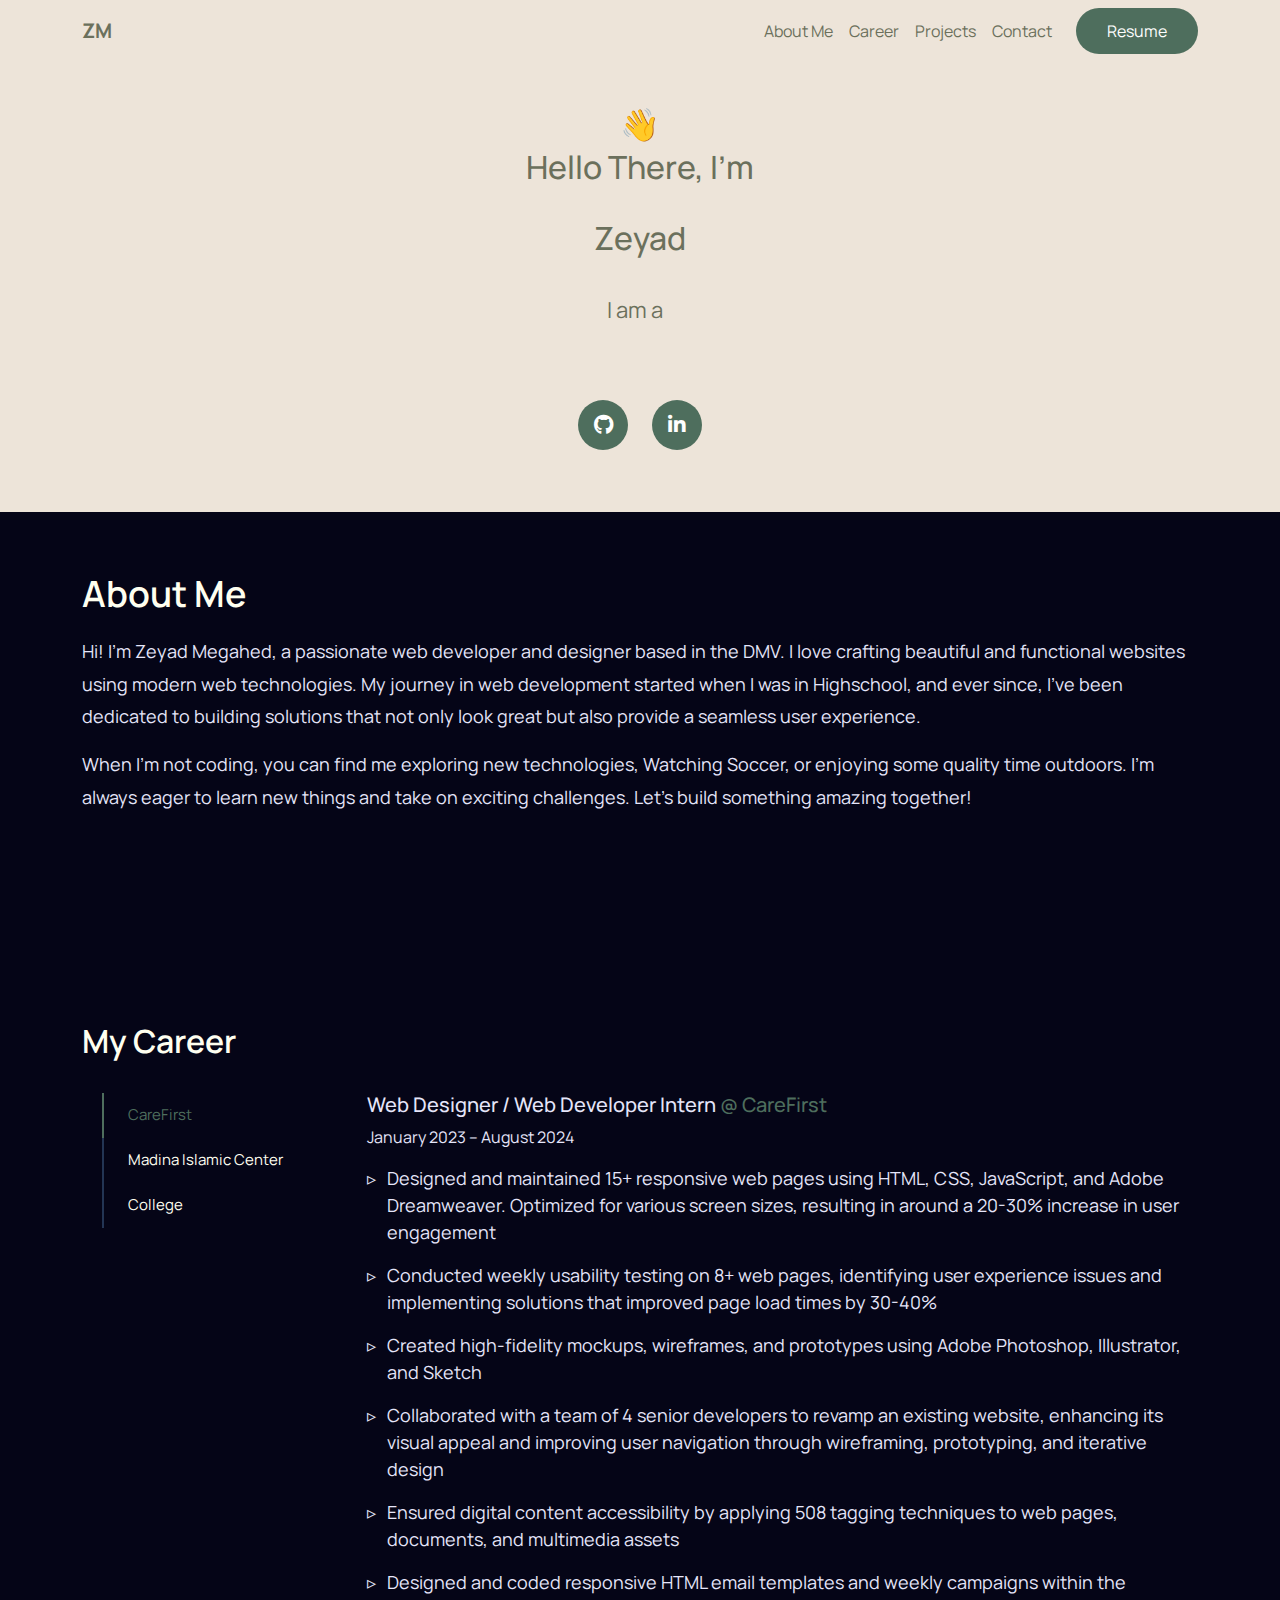
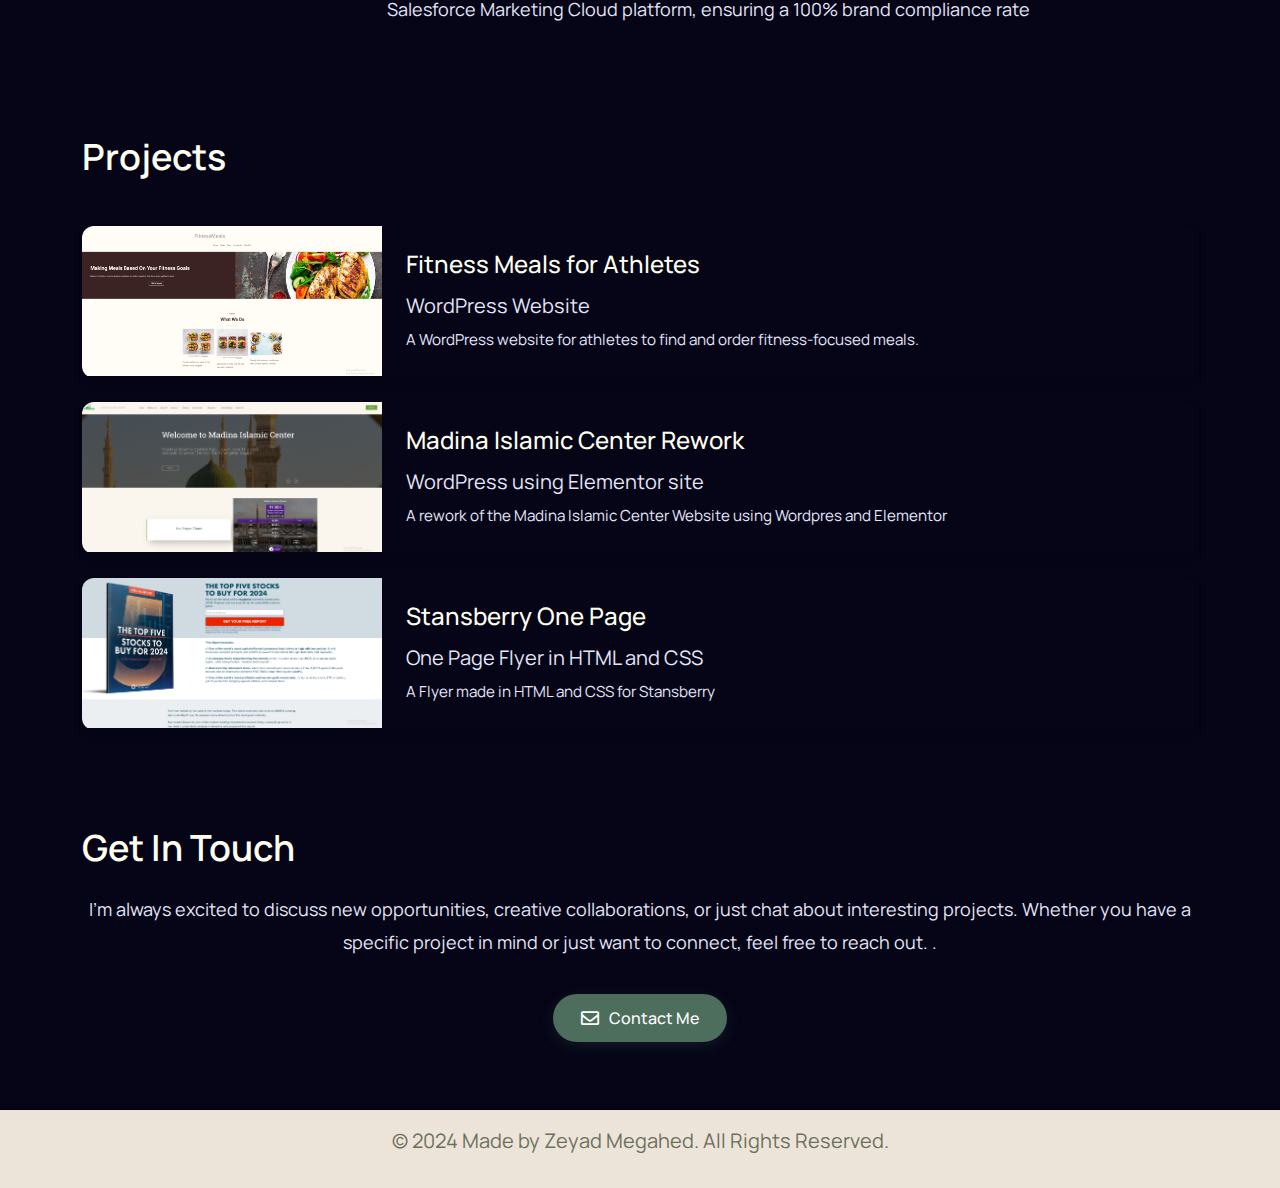
<file: index.html>
<!DOCTYPE html>
<html lang="en">
<head>
  <meta charset="UTF-8">
  <meta name="viewport" content="width=device-width, initial-scale=1.0">
  <title>Zeyad Megahed - Portfolio</title>
  <link href="https://cdn.jsdelivr.net/npm/bootstrap@5.3.0-alpha1/dist/css/bootstrap.min.css" rel="stylesheet">
  <link rel="preconnect" href="https://fonts.googleapis.com">
  <link rel="preconnect" href="https://fonts.gstatic.com" crossorigin>
  <link href="https://fonts.googleapis.com/css2?family=Manrope:wght@200..800&display=swap" rel="stylesheet">
  <link href="https://cdnjs.cloudflare.com/ajax/libs/font-awesome/5.15.4/css/all.min.css" rel="stylesheet">
  <link rel="stylesheet" href="style.css">
</head>
<body>

  <nav class="navbar navbar-expand-lg black-bg">
    <div class="container about-text">
      <a class="navbar-brand" href="#">ZM</a>
      <button class="navbar-toggler" type="button" data-bs-toggle="collapse" data-bs-target="#navbarNav" aria-controls="navbarNav" aria-expanded="false" aria-label="Toggle navigation">
        <span class="navbar-toggler-icon"></span>
      </button>
      <div class="collapse navbar-collapse" id="navbarNav">
        <ul class="navbar-nav ms-auto">
          <li class="nav-item">
            <a class="nav-link" href="#about">About Me</a>
          </li>
		  <li class="nav-item">
            <a class="nav-link" href="#career">Career</a>
          </li>
          <li class="nav-item">
            <a class="nav-link" href="#projects">Projects</a>
          </li>
          <li class="nav-item">
            <a class="nav-link" href="#contact">Contact</a>
          </li>
        </ul>
	<a href="Zayad-Megahed-Resume.pdf" target="_blank" class="btn btn-custom ms-3" rel="noopener noreferrer">Resume</a>
      </div>
    </div>
  </nav>

  <section id="hero" class="section d-flex align-items-center text-center" style="min-height: 50vh; background-color: #EDE4D9;">
    <div class="container">
        <div class="row justify-content-center align-items-center">
            <div class="col-12 col-md-10 col-lg-8">
                <div class="hero-content">
                    <div class="welcome-emoji animate-bounce">
                        <span style="font-size: 2rem;">👋</span>
                    </div>
                    
                    <h1 class="hero-title mb-4">
                        <span class="greeting">Hello There, I'm</span>
                        <span class="name">Zeyad</span>
                    </h1>

                    <div class="typewriter-container mb-5">
                        <span class="typewrite gradient-text" data-type='[
                            "I am a <b>Web Designer</b> and a <b>Front End Developer</b>"
                        ]'></span>
                        <span class="cursor"></span>
                    </div>

                    <div class="social-section my-4">
    			<div class="d-flex justify-content-center align-items-center gap-4">
        			<a href="https://github.com/zmegahed" 
           			class="social-link github" 
           			aria-label="GitHub Profile"
           			target="_blank"
           			rel="noopener noreferrer">
            			<i class="fab fa-github"></i>
        			</a>
        			<a href="https://www.linkedin.com/in/zeyad-megahed/" 
           			class="social-link linkedin" 
           			aria-label="LinkedIn Profile"
           			target="_blank"
          		        rel="noopener noreferrer">
            			<i class="fab fa-linkedin-in"></i>
       				</a>
    			</div>
			</div>
                </div>
            </div>
        </div>
    </div>
</section>



   <section id="about" class="section about-section">
    <div class="container">
        <div class="row">
            <div class="col-12 col-md-12">
                <h2 class="about-heading fade-in-element">About Me</h2>
                <p class="about-text fade-in-element">
                    Hi! I'm Zeyad Megahed, a passionate web developer and designer based in the DMV. I love crafting beautiful and functional websites using modern web technologies. My journey in web development started when I was in Highschool, and ever since, I've been dedicated to building solutions that not only look great but also provide a seamless user experience.
                </p>
                <p class="about-text fade-in-element">
                    When I'm not coding, you can find me exploring new technologies, Watching Soccer, or enjoying some quality time outdoors. I'm always eager to learn new things and take on exciting challenges. Let's build something amazing together!
                </p>
				<div class="carousel-container fade-in-element">
				<div class="carousel-content">
					<span class="word"><i class="fab fa-js"></i>JavaScript</span>
					<span class="word"><i class="fab fa-html5"></i>HTML</span>
					<span class="word"><i class="fab fa-css3-alt"></i>CSS</span>
					<span class="word"><i class="fab fa-php"></i>PHP</span>
					<span class="word"><i class="fa fa-file-code"></i>XML</span>
					<span class="word"><i class="fab fa-wordpress"></i>WordPress</span>
					<span class="word"><i class="fab fa-angular"></i>AngularJS</span>
					<span class="word"><i class="fa fa-database"></i>MySQL</span>
					<span class="word"><i class="fa fa-file-alt"></i>TypeScript</span>
					<span class="word"><i class="fab fa-react"></i>ReactJS</span>
					<span class="word"><i class="fab fa-python"></i>Python</span>
					<span class="word"><i class="fa fa-palette"></i>Adobe Creative Suite</span>
					<!-- Duplicate content for seamless scrolling -->
					<span class="word"><i class="fab fa-js"></i>JavaScript</span>
					<span class="word"><i class="fab fa-html5"></i>HTML</span>
					<span class="word"><i class="fab fa-css3-alt"></i>CSS</span>
					<span class="word"><i class="fab fa-php"></i>PHP</span>
					<span class="word"><i class="fa fa-file-code"></i>XML</span>
					<span class="word"><i class="fab fa-wordpress"></i>WordPress</span>
					<span class="word"><i class="fab fa-angular"></i>AngularJS</span>
					<span class="word"><i class="fa fa-database"></i>MySQL</span>
					<span class="word"><i class="fa fa-file-alt"></i>TypeScript</span>
					<span class="word"><i class="fab fa-react"></i>ReactJS</span>
					<span class="word"><i class="fab fa-python"></i>Python</span>
					<span class="word"><i class="fa fa-palette"></i>Adobe Creative Suite</span>
				</div>
				</div>
            </div>
        </div>
    </div>
	
</section>
	

    <section id="career" class="py-5">
	<div class="container">
        <h2 class="section-title">
            My Career
        </h2>
        
        <div class="row">
            <div class="col-md-3">
                <div class="company-nav" id="company-nav">
                    <button class="nav-link active" onclick="showContent('carefirst', this)">CareFirst</button>
                    <button class="nav-link" onclick="showContent('mic', this)">Madina Islamic Center</button>
                    <button class="nav-link" onclick="showContent('college', this)">College</button>
                </div>
            </div>
            
            <div class="col-md-9">
                <div id="content-container">
                    <div id="carefirst" class="content-section active">
                        <h3 class="job-title">
                            Web Designer / Web Developer Intern <span class="company-name">@ CareFirst</span>
                        </h3>
                        <p class="job-duration">January 2023 – August 2024</p>
                        <div class="job-description">
                            Designed and maintained 15+ responsive web pages using HTML, CSS, JavaScript, and Adobe Dreamweaver. Optimized for various screen sizes, resulting in around a 20-30% increase in user engagement
                        </div>
                        <div class="job-description">
                            Conducted weekly usability testing on 8+ web pages, identifying user experience issues and implementing solutions that improved page load times by 30-40%
                        </div>
                        <div class="job-description">
                            Created high-fidelity mockups, wireframes, and prototypes using Adobe Photoshop, Illustrator, and Sketch
                        </div>
                        <div class="job-description">
                            Collaborated with a team of 4 senior developers to revamp an existing website, enhancing its visual appeal and improving user navigation through wireframing, prototyping, and iterative design
                        </div>
						<div class="job-description">
                            Ensured digital content accessibility by applying 508 tagging techniques to web pages, documents, and multimedia assets
                        </div>
						<div class="job-description">
                            Designed and coded responsive HTML email templates and weekly campaigns within the Salesforce Marketing Cloud platform, ensuring a 100% brand compliance rate
                        </div>
                    </div>

                    <div id="mic" class="content-section">
                        <h3 class="job-title">
                            Web Designer / Team Lead <span class="company-name">@ Madina Islamic Center</span>
                        </h3>
                        <p class="job-duration">July 2023 – May 2024</p>
                        <div class="job-description">
                            Led the redesign of Madina Islamic Center’s outdated website to improve user experience and modernize its online presence
                        </div>
                        <div class="job-description">
                            Integrated essential features and functionality using WordPress and Elementor plugins, including a booking calendar and donation forms
                        </div>
                        <div class="job-description">
                            Provided client training and support on WordPress usage and content management, empowering them to maintain and update the website independently
                        </div>
                    </div>

                    <div id="college" class="content-section">
                        <h3 class="job-title">
                            Undergraduate Student <span class="company-name">@ George Mason University</span>
                        </h3>
						<p class="job-duration">Graduated May 2024</p>
                        <div class="job-description">
                            Graduated with a Bachelor of Science In Information Technology, Concentration in Web Development 
                        </div>
                        <div class="job-description">
                            GPA: 3.7/4.0 : Cum Laude, Dean’s List
                        </div>
						<div class="job-description">
                            Relevant Coursework: Front-End Web Development, Web Development using Content Management Systems, Web Server Administration, Multimedia and Web Design, Data Structures and Algorithms in Python
                        </div>
                    </div>
                </div>
            </div>
        </div>
    </div>
	</section>
  
<section id="projects" class="py-5">
  <div class="container">
    <h2 class="mb-5 about-heading">Projects</h2>
    <div class="row gy-4">
      <div class="col-12 col-md-12">
        <div class="project-card d-flex">
          <a href="https://zeyadit335.wordpress.com/" class="project-img-link">
            <img src="fitnessmeals.png" class="project-img" alt="Project 1" />
          </a>
          <div class="project-info">
            <h3 class="job-title">Fitness Meals for Athletes</h3>
            <p>WordPress Website</p>
            <p class="project-description">A WordPress website for athletes to find and order fitness-focused meals.</p>
          </div>
        </div>
      </div>
      <div class="col-12 col-md-12">
        <div class="project-card d-flex">
           <a href="MicRework/micrework.html" class="project-img-link">
            <img src="madina.png" class="project-img" alt="Project 2" />
          </a>
          <div class="project-info">
            <h3 class="job-title">Madina Islamic Center Rework</h3>
            <p>WordPress using Elementor site</p>
            <p class="project-description">A rework of the Madina Islamic Center Website using Wordpres and Elementor</p>
          </div>
        </div>
      </div>
      <div class="col-12 col-md-12">
        <div class="project-card d-flex">
          <a href="/HTML_CSS_SPECIALIST/index.html" class="project-img-link">
            <img src="stansberry.png" class="project-img" alt="Project 3" />
          </a>
          <div class="project-info">
            <h3 class="job-title">Stansberry One Page</h3>
            <p>One Page Flyer in HTML and CSS</p>
            <p class="project-description">A Flyer made in HTML and CSS for Stansberry</p>
          </div>
        </div>
      </div>
    </div>
  </div>
</section>

  <section id="contact" class="py-5">
    <div class="container">
      <h2 class="about-heading mb-4">Get In Touch</h2>
	<p class="about-text text-center">I'm always excited to discuss new opportunities, creative collaborations, or just chat about interesting projects. Whether you have a specific project in mind or just want to connect, feel free to reach out. .</p>
      <div class="row justify-content-center">
        <div class="col-md-12 my-auto">
		<div class="contact-container">
		<a href="mailto:zeyadfouad34@gmail.com?subject=Portfolio%20Inquiry&body=Hi%20Zeyad%2C%0A%0AI%20came%20across%20your%20portfolio%20and%20would%20love%20to%20connect%20about%20" 
       class="email-button" 
       aria-label="Send me an email">
      <i class="far fa-envelope"></i>
      Contact Me
		</a>
		</div>
        </div>
      </div>
    </div>
  </section>

  <!-- Footer -->
  <footer class="black-bg text-white text-center py-3">
    <p class="footerp">&copy; 2024 Made by Zeyad Megahed. All Rights Reserved.</p>
  </footer>

 <script src="https://cdn.jsdelivr.net/npm/bootstrap@5.3.0-alpha1/dist/js/bootstrap.bundle.min.js"></script>
 <script src="script.js"></script>
</body>
</html>
</file>
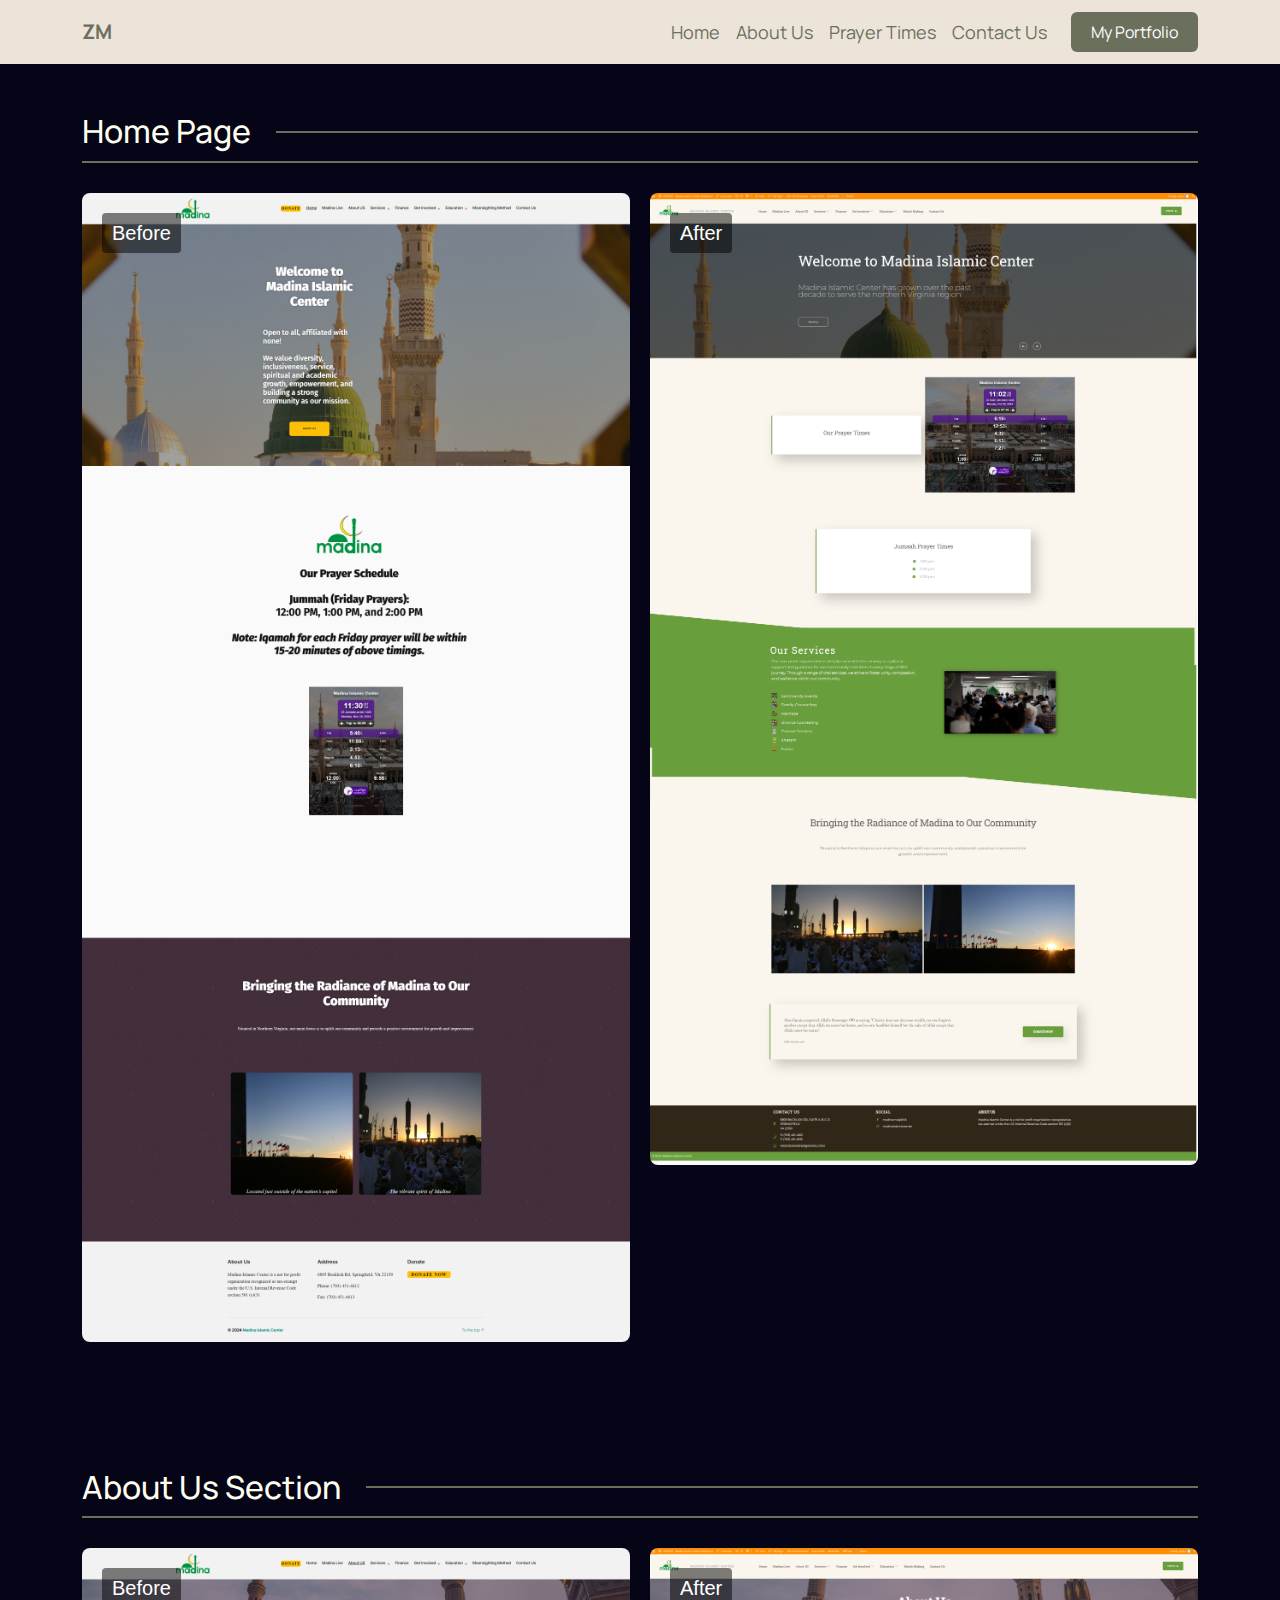
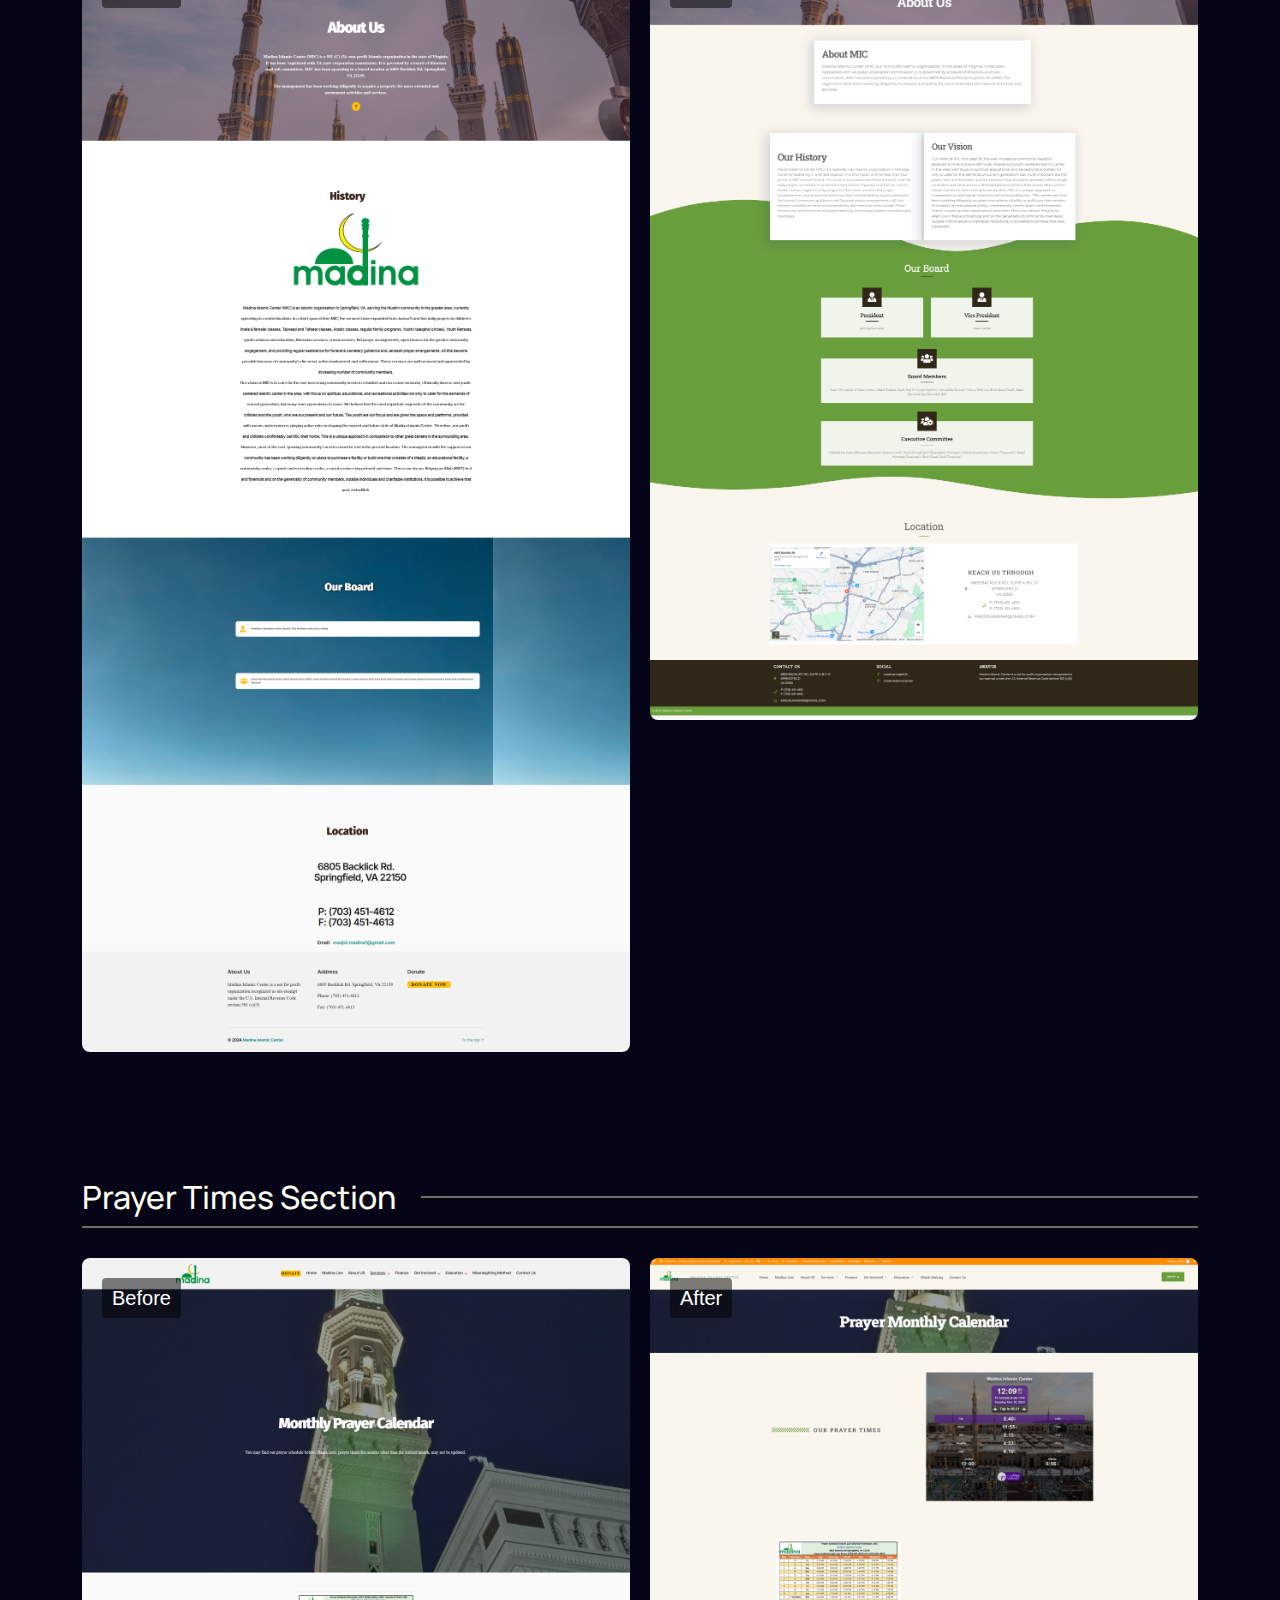
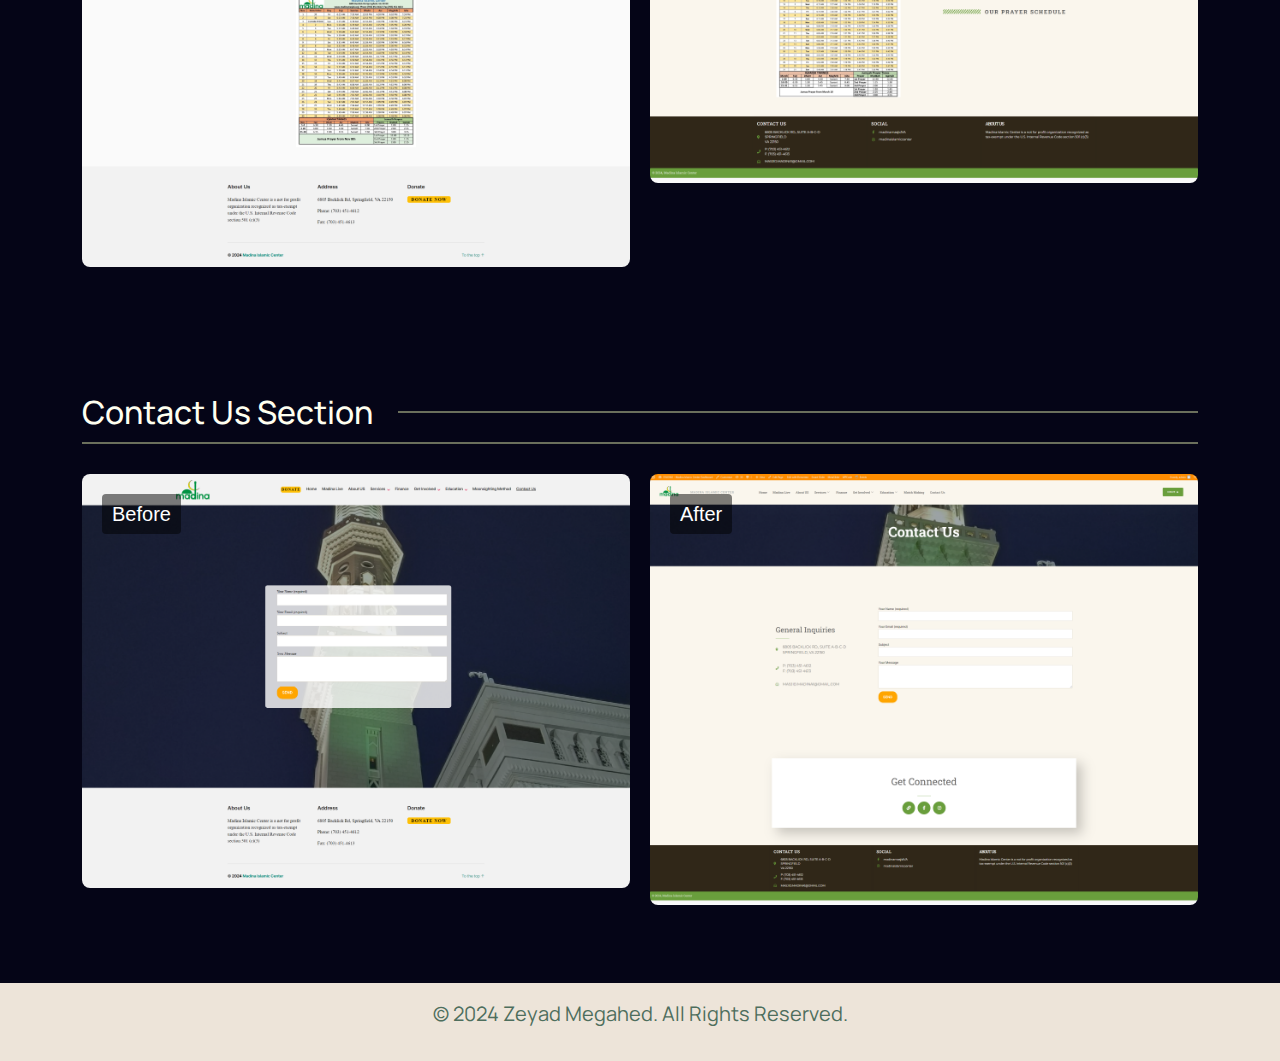
<file: MicRework/micrework.html>
<!DOCTYPE html>
<html lang="en">
<head>
  <meta charset="UTF-8">
  <meta name="viewport" content="width=device-width, initial-scale=1.0">
  <title>MIC ReWork</title>
  <link href="https://cdn.jsdelivr.net/npm/bootstrap@5.3.0-alpha1/dist/css/bootstrap.min.css" rel="stylesheet">
  <link rel="preconnect" href="https://fonts.googleapis.com">
  <link rel="preconnect" href="https://fonts.gstatic.com" crossorigin>
  <link href="https://fonts.googleapis.com/css2?family=Manrope:wght@200..800&display=swap" rel="stylesheet">
  <link href="https://cdnjs.cloudflare.com/ajax/libs/font-awesome/5.15.4/css/all.min.css" rel="stylesheet">
  <style>
    body {
      font-family: "Manrope", sans-serif;
      font-size: 20px;
      background-color: #050517;
    }

    h2 {
      margin-bottom: 20px;
      color: #FFFFF0;
    }

    .card {
      box-shadow: 0 4px 8px rgba(0, 0, 0, 0.1);
    }

    .black-bg {
      background-color: #EDE4D9;
    }
    
    .header {
      font-size: 44px;
      color: #6B705C;
    }

    footer {
      position: relative;
      bottom: 0;
      width: 100%;
    }

    .footerp {
      color: #4E6E5D;
    }

    .navbar-brand {
      font-weight: bold;
      color: #6B705C;
      transition: color 0.3s ease;
    }

    .navbar-brand:hover {
      color: #279AF1;
    }

    .nav-link {
      color: #6B705C;
      transition: color 0.3s ease;
    }

    .nav-link:hover {
      color: #279AF1;
    }

    .navbar .navbar-toggler {
      border: none;
    }

    .about-text {
      font-size: 18px;
      line-height: 1.8;
      color: #E6E6FA;
    }

    .about-heading {
      font-size: 36px;
      font-weight: 600;
      color: #FFFFF0;
    }

    .btn-custom {
      background-color: #6B705C;
      color: white;
      border: none;
      padding: 8px 20px;
      transition: all 0.3s ease;
    }

    .btn-custom:hover {
      background-color: #279AF1;
      color: white;
      transform: translateY(-2px);
    }

    .section-title {
      color: #FFFFF0;
      margin-bottom: 30px;
      padding-bottom: 10px;
      border-bottom: 2px solid #6B705C;
      display: flex;
      align-items: center;
      gap: 15px;
    }

    .section-title:after {
      content: "";
      flex-grow: 1;
      height: 2px;
      background-color: #6B705C;
      margin-left: 10px;
    }

    .comparison-container {
      display: flex;
      gap: 20px;
      margin-bottom: 30px;
    }

    .comparison-image {
      flex: 1;
      position: relative;
    }

    .comparison-image img {
      width: 100%;
      height: auto;
      border-radius: 8px;
    }

    .image-label {
      position: absolute;
      top: 20px;
      left: 20px;
      background: rgba(0, 0, 0, 0.5);
      color: white;
      padding: 5px 10px;
      border-radius: 4px;
      font-family: Arial, sans-serif;
    }
  </style>
</head>
<body>
  <nav class="navbar navbar-expand-lg navbar-dark black-bg">
    <div class="container about-text">
      <a class="navbar-brand" href="#">ZM</a>
      <button class="navbar-toggler" type="button" data-bs-toggle="collapse" data-bs-target="#navbarNav" aria-controls="navbarNav" aria-expanded="false" aria-label="Toggle navigation">
        <span class="navbar-toggler-icon"></span>
      </button>
      <div class="collapse navbar-collapse" id="navbarNav">
        <ul class="navbar-nav ms-auto">
          <li class="nav-item">
            <a class="nav-link" href="#home">Home</a>
          </li>
          <li class="nav-item">
            <a class="nav-link" href="#career">About Us</a>
          </li>
          <li class="nav-item">
            <a class="nav-link" href="#projects">Prayer Times</a>
          </li>
          <li class="nav-item">
            <a class="nav-link" href="#contact">Contact Us</a>
          </li>
        </ul>
        <a href="https://zmegahed.github.io/" class="btn btn-custom ms-3">My Portfolio</a>
      </div>
    </div>
  </nav>

  <section id="home" class="section py-5">
    <div class="container">
      <h2 class="section-title">Home Page</h2>
      <div class="comparison-container">
        <div class="comparison-image">
          <img src="madinahome(old).png" alt="Before">
          <span class="image-label">Before</span>
        </div>
        <div class="comparison-image">
          <img src="madinahome.png" alt="After">
          <span class="image-label">After</span>
        </div>
      </div>
    </div>
  </section>

  <section id="aboutus" class="section py-5">
    <div class="container">
      <h2 class="section-title">About Us Section</h2>
      <div class="comparison-container">
        <div class="comparison-image">
          <img src="madinaaboutus(old).png" alt="Before">
          <span class="image-label">Before</span>
        </div>
        <div class="comparison-image">
          <img src="madinaaboutus.png" alt="After">
          <span class="image-label">After</span>
        </div>
      </div>
    </div>
  </section>

  <section id="prayertimes" class="section py-5">
    <div class="container">
      <h2 class="section-title">Prayer Times Section</h2>
      <div class="comparison-container">
        <div class="comparison-image">
          <img src="madinaprayer(old).png" alt="Before">
          <span class="image-label">Before</span>
        </div>
        <div class="comparison-image">
          <img src="madinaprayer.png" alt="After">
          <span class="image-label">After</span>
        </div>
      </div>
    </div>
  </section>

  <section id="contactus" class="section py-5">
    <div class="container">
      <h2 class="section-title">Contact Us Section</h2>
      <div class="comparison-container">
        <div class="comparison-image">
          <img src="madinacontactus(old).png" alt="Before">
          <span class="image-label">Before</span>
        </div>
        <div class="comparison-image">
          <img src="madinacontactus.png" alt="After">
          <span class="image-label">After</span>
        </div>
      </div>
    </div>
  </section>

  <footer class="black-bg text-white text-center py-3">
    <p class="footerp">&copy; 2024 Zeyad Megahed. All Rights Reserved.</p>
  </footer>

  <script src="https://cdn.jsdelivr.net/npm/bootstrap@5.3.0-alpha1/dist/js/bootstrap.bundle.min.js"></script>
</body>
</html>
</file>
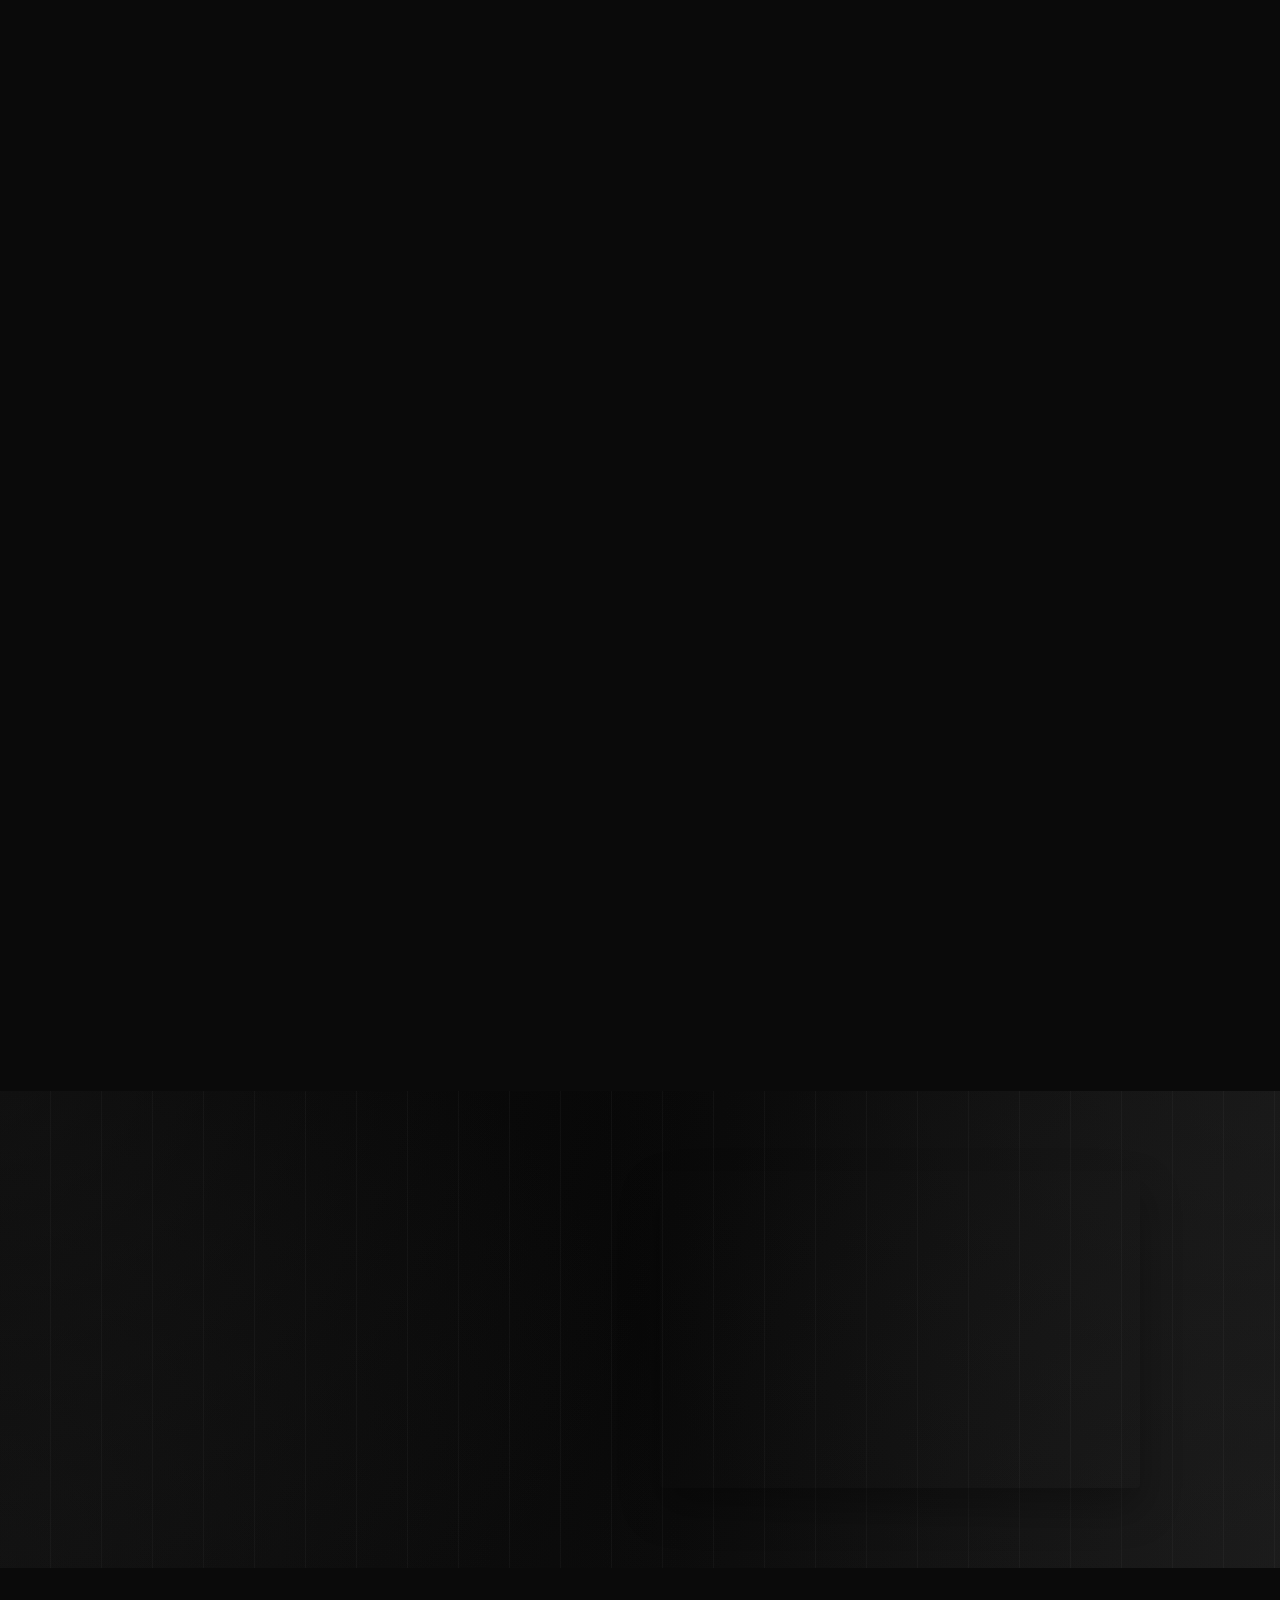
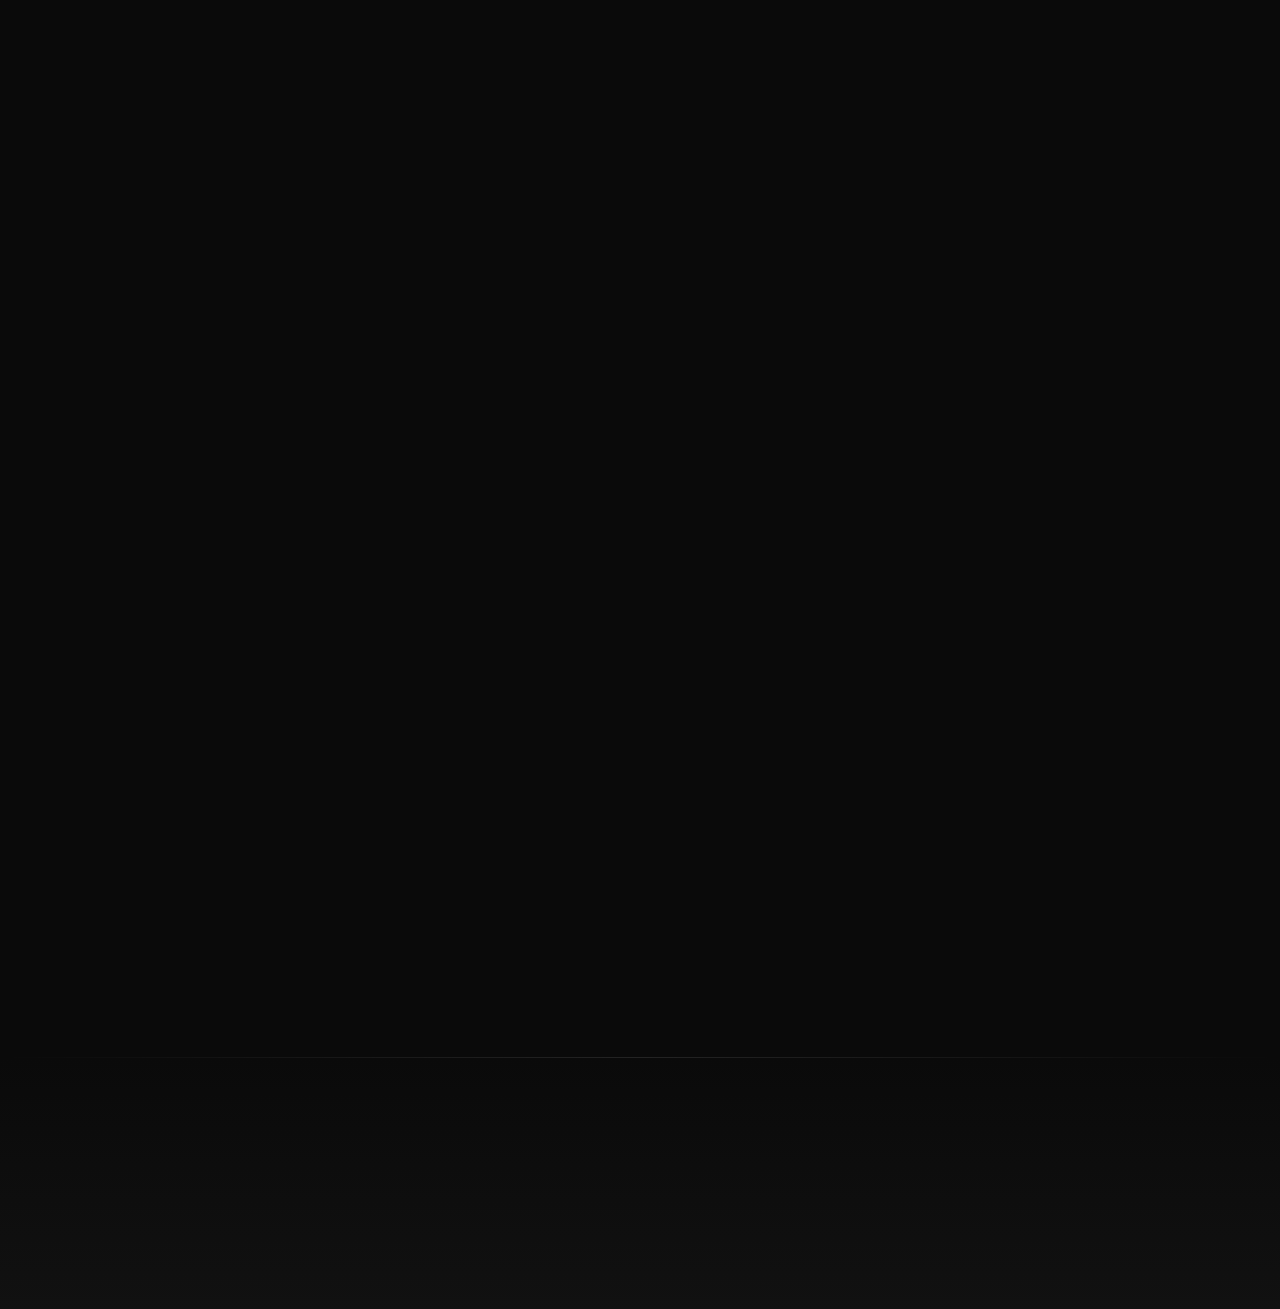
<file: Subaru-Crosstrek-Landing-Page/exercise.html>
<!DOCTYPE html>
<html lang="en">
<head>
    <meta charset="UTF-8">
    <meta name="viewport" content="width=device-width, initial-scale=1.0">
    <title>2024 Subaru Crosstrek | Charlotte, NC</title>
    <link rel="stylesheet" href="https://cdnjs.cloudflare.com/ajax/libs/twitter-bootstrap/3.4.1/css/bootstrap.min.css">
    <link rel="stylesheet" href="https://cdnjs.cloudflare.com/ajax/libs/font-awesome/6.4.0/css/all.min.css">
	<link rel="stylesheet" href="https://cdnjs.cloudflare.com/ajax/libs/animate.css/4.1.1/animate.min.css">
	<link rel="stylesheet" type="text/css" href="css/styles.css">
</head>
<body>
    <!-- Hero Section -->
    <section class="hero">
        <div class="container-fluid">
			<div class="row">
				<div class="col-xs-12">
					<div class="thumbnail">
						<img src="images/crosstrek.png" class="img-responsive" alt="Subaru Crosstrek">
					</div>
				</div>
			</div>
		</div>

        <div class="content-wrap">
            <div class="container">
                <div class="hero__eyebrow">All-New 2024</div>
                <h1 class="hero__title">Subaru Crosstrek</h1>
                <div class="hero__subtitle">Available in Charlotte, NC</div>
                
                <div class="rating">
                    <span class="rating__stars">★★★★★</span>
                    <span class="rating__count">4.39 (74 Reviews)</span>
                </div>
            </div>

            <div class="specs-section">
                <div class="container">
                    <div class="specs-grid">
                        <div class="spec-item">
                            <div class="spec-label">Starting at</div>
                            <div class="spec-value">$28,245</div>
                        </div>
                        <div class="spec-item">
                            <div class="spec-label">Engine</div>
                            <div class="spec-value">2.5L<span class="spec-unit">BOXER®</span></div>
                        </div>
                        <div class="spec-item">
                            <div class="spec-label">Horsepower</div>
                            <div class="spec-value">182<span class="spec-unit">HP</span></div>
                        </div>
                        <div class="spec-item">
                            <div class="spec-label">MPG Highway</div>
                            <div class="spec-value">35<span class="spec-unit">MPG</span></div>
                        </div>
                    </div>
                </div>
            </div>

            <a href="/searchnew.aspx" class="btn btn-explore">
                Search Available Inventory
            </a>
        </div>
    </section>
	
	
	<!-- Stories Section -->
	<section class="stories-slice">
        <div class="container">
            <div class="stories-grid">
                <div class="stories-text">
                    <h2 class="stories-heading">Always room for stories.</h2>
                    <p class="stories-content">
                        The <span class="stories-highlight">2024 Subaru Crosstrek</span> is the most powerful, most fun to drive, and safest Crosstrek we've ever made, with performance, technology, and design updates throughout.
                    </p>
                </div>
                <div class="stories-visual">
                    <img src="images/crosstrek1.jpg" alt="2024 Subaru Crosstrek" class="stories-image">
                </div>
            </div>
        </div>
    </section>
	
	<!-- Performance Section -->
    <section class="feature-section">
        <div class="container">
            <div class="feature-content">
                <div class="feature-text">
                    <h2 class="section-title">Extra Power, Capability, and Fun</h2>
                    <p class="section-text">
                        Experience the thrill of the newly available 2.5-liter direct-injection SUBARU BOXER® engine, 
                        delivering an impressive 182 horsepower and enhanced torque for more responsive and exciting drives.
                    </p>
                    <ul class="feature-highlights">
                        <li><i class="fas fa-tachometer-alt"></i> 182 Horsepower BOXER® Engine</li>
                        <li><i class="fas fa-gas-pump"></i> Efficient Fuel Economy up to 35 MPG Highway</li>
                        <li><i class="fas fa-cog"></i> Refined Direct-Injection Technology</li>
                        <li><i class="fas fa-mountain"></i> Enhanced All-Wheel Drive System</li>
                    </ul>
                </div>
                <div class="feature-image">
                    <img src="images/crosstrek2.jpg" alt="Crosstrek Engine">
                </div>
            </div>
        </div>
    </section>

    <!-- Design Section -->
    <section class="feature-section">
        <div class="container">
            <div class="feature-content">
                <div class="feature-image">
                    <img src="images/crosstrek6.jpg" alt="Crosstrek Exterior">
                </div>
                <div class="feature-text">
                    <h2 class="section-title">Bold Exterior Design</h2>
                    <p class="section-text">
                        The Crosstrek Sport commands attention with its aggressive styling and premium design elements 
                        that blend form and function seamlessly.
                    </p>
                    <ul class="feature-highlights">
                        <li><i class="fas fa-car"></i> Aggressively stories Front Grille</li>
                        <li><i class="fas fa-paint-brush"></i> Exclusive Gunmetal Finish Accents</li>
                        <li><i class="fas fa-circle"></i> Sport-Exclusive Dark Gray Wheels</li>
                        <li><i class="fas fa-shield-alt"></i> Protective Wheel Arch Moldings</li>
                    </ul>
                </div>
            </div>
        </div>
    </section>

    <!-- Interior Section -->
    <section class="feature-section">
        <div class="container">
            <div class="feature-content">
                <div class="feature-text">
                    <h2 class="section-title">Premium Interior Comfort</h2>
                    <p class="section-text">
                        Step into a cabin that perfectly balances comfort, style, and durability with premium materials 
                        and thoughtful design elements throughout the interior.
                    </p>
                    <ul class="feature-highlights">
                        <li><i class="fas fa-chair"></i> StarTex® Water-Repellent Upholstery</li>
                        <li><i class="fas fa-palette"></i> Yellow Contrast Stitching</li>
                        <li><i class="fas fa-th"></i> Modern Accent Trim Details</li>
                    </ul>
                </div>
                <div class="feature-image">
                    <img src="images/crosstrek5.jpg" alt="Crosstrek Interior">
                </div>
            </div>
        </div>
    </section>

    <!-- Technology Section -->
    <section class="feature-section">
        <div class="container">
            <h2 class="techsection-title text-center">Advanced Technology & Entertainment</h2>
            <p class="section-text text-center">
                Stay connected and entertained with cutting-edge technology features designed for modern drivers.
            </p>
            <div class="tech-grid">
                <div class="tech-item">
                    <div class="tech-icon">
                        <i class="fas fa-mobile-alt"></i>
                    </div>
                    <h3 class="tech-title">STARLINK™ Multimedia</h3>
                    <p class="tech-description">
                        Seamless connectivity with your favorite apps and services.
                    </p>
                    <ul class="tech-features">
                        <li><i class="fab fa-apple"></i> Wireless Apple CarPlay®</li>
                        <li><i class="fab fa-android"></i> Android Auto™ Integration</li>
                        <li><i class="fas fa-music"></i> Premium Audio System</li>
                    </ul>
                </div>
                <div class="tech-item">
                    <div class="tech-icon">
                        <i class="fas fa-map-marked-alt"></i>
                    </div>
                    <h3 class="tech-title">Navigation & Apps</h3>
                    <p class="tech-description">
                        Advanced navigation and entertainment at your fingertips.
                    </p>
                    <ul class="tech-features">
                        <li><i class="fas fa-map"></i> TomTom® Navigation</li>
                        <li><i class="fas fa-satellite"></i> SiriusXM® Services</li>
                        <li><i class="fas fa-cloud"></i> Cloud-Based Applications</li>
                    </ul>
                </div>
            </div>
        </div>
    </section>
	
	<!-- Footer Section -->
	<footer class="footer-section">
        <div class="container">
            <div class="footer-contact">
                <div class="contact-item">
                    <i class="fas fa-phone contact-icon"></i>
                    <div class="contact-label">Sales</div>
                    <a href="tel:555-877-5434" class="contact-value">555-877-5434</a>
                </div>
                
                <div class="contact-item">
                    <i class="fas fa-wrench contact-icon"></i>
                    <div class="contact-label">Service</div>
                    <a href="tel:555-877-5435" class="contact-value">555-877-5435</a>
                </div>
                
                <div class="contact-item">
                    <i class="fas fa-map-marker-alt contact-icon"></i>
                    <div class="contact-label">Location</div>
                    <a href="/hours.aspx" class="contact-value">
                        1326 SE Enterprise<br>
                        Charlotte, NC 28204
                    </a>
                </div>
            </div>
        </div>
    </footer>
	


    <!-- Scripts -->
    <script src="https://cdnjs.cloudflare.com/ajax/libs/jquery/3.6.0/jquery.min.js"></script>
    <script src="https://cdnjs.cloudflare.com/ajax/libs/twitter-bootstrap/3.4.1/js/bootstrap.min.js"></script>
	<script>
    document.addEventListener('DOMContentLoaded', () => {
    const observerOptions = {
        threshold: 0.2,
        rootMargin: '0px 0px -50px 0px'
    };
    
    const observer = new IntersectionObserver((entries) => {
    entries.forEach(entry => {
        if (entry.isIntersecting) {
            entry.target.classList.add('visible');
            const items = entry.target.querySelectorAll('.tech-item');
            if (items) {
                items.forEach((item, index) => {
                    setTimeout(() => {
                        item.style.opacity = '1';
                        item.style.transform = 'translateY(0)';
                    }, index * 200);
                });
            }
        }
    });
}, observerOptions);

    try {
        document.querySelectorAll('.feature-section').forEach(section => {
            observer.observe(section);
        });
        
        document.querySelectorAll('.tech-item').forEach(item => {
			item.style.opacity = '0';
			item.style.transform = 'translateY(30px)';
			item.style.transition = 'all 0.6s ease';
		});
    } 
	
	catch (error) {
        console.error('Error initializing animations:', error);
    }

    function cleanup() {
        observer.disconnect();
    }

	});
	</script>
</body>
</html>
</file>
<file: style.css>
body {
    font-family: "Manrope", sans-serif;
	font-size: 20px;
	background-color: #050517;
}

h2 {
  margin-bottom: 20px;
}

.card {
  box-shadow: 0 4px 8px rgba(0, 0, 0, 0.1);
}

.black-bg {
	background-color: #EDE4D9;
}
	
.header {
	font-size: 44px;
	color: #6B705C;
}

footer {
  position: relative;
  bottom: 0;
  width: 100%;
}

.footerp {
  color: #6B705C;
}

.navbar-brand {
    font-weight: bold;
   color: #6B705C;
}

.nav-link {
    color: #6B705C;
    font-size: 16px;
}

.nav-link:hover {
    color: #279AF1; 
}

.navbar .navbar-toggler {
    border: none;
}

.typewrite {
    font-family: "Manrope", sans-serif;
    white-space: nowrap; 
    overflow: hidden; 
	color: #6B705C;
}

.wrap {
    display: inline-block; 
    opacity: 1; 
    transition: opacity 0.2s ease-in-out; 
}

.wrap.fade-out {
    opacity: 0; 
    transition: opacity 0.5s ease-in-out; 
}

.about-section {
    padding: 60px 0;
}

.about-text {
	font-size: 18px;
    line-height: 1.8;
    color: #E6E6FA;
}

.about-heading {
    font-size: 36px;
    font-weight: 600;
    color: #FFFFF0;
}

.about-img {
    border-radius: 50%;
    width: 50%;
    max-width: 300px;
    height: auto;
    object-fit: cover;
}

.project-img {
  display: block;
  width: 300px;
  height: 150px;
}

.project-img-link {
  display: block;
  overflow: hidden;
  transition: transform 0.3s ease;
}

.project-img-link:hover {
  transform: scale(1.02);
}

.btn-custom {
    background-color: #4E6E5D;
    color: #fff;
    border-radius: 50px;
    padding: 10px 30px;
    transition: all 0.3s ease-in-out;
}

.btn-custom:hover {
    background-color: #0056b3;
    color: #fff;
}

.fade-in-element {
    opacity: 0 !important;
    transform: translateY(20px);
    transition: all 0.8s ease-out;
}

.fade-in-element.visible {
    opacity: 1 !important;
    transform: translateY(0);
}

.form-label {
	color: #FFFFF0;
}

.hero-content {
    padding: 2rem;
    position: relative;
}

.animate-bounce {
    animation: bounce 2s infinite;
}

@keyframes bounce {
    0%, 100% { transform: translateY(0); }
    50% { transform: translateY(-20px); }
}


.hero-title {
    font-size: clamp(2rem, 5vw, 3.5rem);
    margin-bottom: 1.5rem;
}

.greeting {
    display: block;
    font-size: 32px;
    color: #6B705C;
    margin-bottom: 0.5rem;
}

.name {
    font-size: 32px;
    color: #6B705C;
    display: inline-block;
    animation: fontChange 2s infinite;
}

.typewriter-container {
    font-size: clamp(18px, 3vw, 22px);
    min-height: 3.6rem;
    margin: 2rem 0;
}

.cursor {
    display: inline-block;
    width: 3px;
    background: #4E6E5D;
    margin-left: 4px;
    animation: blink 1s infinite;
}

@keyframes blink {
    0%, 100% { opacity: 1; }
    50% { opacity: 0; }
}

.cta-button {
    display: inline-block;
    padding: 1rem 2rem;
    background: #4E6E5D;
    color: white;
    text-decoration: none;
    border-radius: 50px;
    transition: all 0.3s ease;
    font-weight: 500;
    box-shadow: 0 4px 15px rgba(78, 110, 93, 0.3);
}

.cta-button:hover {
    background: #5a8575;
    transform: translateY(-3px);
    box-shadow: 0 6px 20px rgba(78, 110, 93, 0.4);
    color: white;
}

/* Responsive design */
@media (max-width: 768px) {
    .hero-content {
        padding: 1rem;
    }
    
    .cta-button {
        padding: 0.8rem 1.5rem;
    }
}

/* Font Change */

@import url('https://fonts.googleapis.com/css2?family=Abril+Fatface&family=Playfair+Display&family=Roboto+Slab&family=Space+Mono&family=Ubuntu&display=swap');

@keyframes fontChange {
    0% {
        font-family: 'Abril Fatface', cursive;
        transform: scale(1);
    }
    20% {
        font-family: 'Playfair Display', serif;
        transform: scale(1);
    }
    40% {
        font-family: 'Roboto Slab', serif;
        transform: scale(1);
    }
    60% {
        font-family: 'Space Mono', monospace;
        transform: scale(1);
    }
    80% {
        font-family: 'Ubuntu', sans-serif;
        transform: scale(1);
    }
    100% {
        font-family: 'Abril Fatface', cursive;
        transform: scale(1);
    }
}


/* CAREER */

.section-title {
    color: #FFFFF0;
    font-size: 2rem;
    font-weight: 600;
    margin-bottom: 2rem;
}

#career .company-nav {
    border-left: 2px solid #233554;
    margin-left: 20px;
    display: flex;
    flex-direction: column;
    position: relative;
}

#career .company-nav .nav-link {
    color: #FFFFF0;
    padding: 0.75rem 1.5rem;
    font-size: 15px;
    position: relative;
    transition: all 0.2s ease;
    cursor: pointer;
    background: none;
    border: none;
    width: 100%;
    text-align: left;
    height: 45px;
    display: flex;
    align-items: center;
}

#career .company-nav .nav-link.active {
    color: #4E6E5D !important;
}

#career .company-nav .nav-link::before {
    content: '';
    position: absolute;
    left: -2px;
    top: 0;
    width: 2px;
    height: 100%;
    background-color: #4E6E5D;
    transform: scaleY(0);
    transition: transform 0.2s ease;
}

#career .company-nav .nav-link.active::before {
    transform: scaleY(1);
}

#career .content-section {
    display: none;
}

#career .content-section.active {
    display: block;
}

#career .job-title {
    color: #E6E6FA;
    font-size: 1.25rem;
    margin-bottom: 0.5rem;
}

#career .company-name {
    color: #4E6E5D;
    text-decoration: none;
}

#career .job-duration {
    color: #E6E6FA;
    font-size: 1rem;
    font-family: "Manrope", sans-serif;
    margin-bottom: 1rem;
}

#career .job-description {
    padding-left: 1.25rem;
    font-size: 18px;
    position: relative;
    margin-bottom: 1rem;
    color: #E6E6FA;
}

#career .job-description::before {
    content: '▹';
    position: absolute;
    left: 0;
    color: #E6E6FA;
}

.tab-content {
    min-height: 300px;
    padding-left: 2rem;
}

/* infinite loop */

.carousel-container {
    width: 100%;
    overflow: hidden;
    padding: 1rem 0;
}

.carousel-content {
    display: inline-flex;
    animation: scroll 20s linear infinite;
}

.carousel-content:hover {
    animation-play-state: paused;
}

@keyframes scroll {
    
	0% {
        transform: translateX(0);
    }
	
    100% {
        transform: translateX(-20%);
    }
}

.word {
    display: inline-flex;
    font-size: 0.9rem;
    color: white;
    align-items: center;
    margin: 0 0.8rem; 
    padding: 0.25rem 0.7rem; 
    border: 0.5px solid #333;
    border-radius: 4px; 
    background-color: #4E6E5D;
    box-shadow: 2px 2px 6px rgba(0, 0, 0, 0.1);
    line-height: 1;
}

.word i {
    margin-right: 0.5rem;
    color: white;
}

/* Projects */

#projects {
  padding: 3rem 0;
}


/* Project Card Styling */
.project-card {
  display: flex;
  flex-direction: row;
  align-items: stretch;
  overflow: hidden;
  border-radius: 12px;
  box-shadow: 0px 4px 10px rgba(0, 0, 0, 0.1);
  transition: transform 0.3s ease;
}

.project-card:hover {
  transform: scale(1.02); 
}


/* Project Information Styling */

.project-info {
  padding: 1.5rem;
  display: flex;
  flex-direction: column;
  justify-content: center;
}

.project-info h3 {
  font-size: 1.5rem;
  margin: 0 0 0.5rem;
  color: #FFFFF0;
}

.project-info p {
  margin: 0.25rem 0;
  color: #E6E6FA;
}

.project-description {
  font-size: 0.95rem;
  color: #E6E6FA;
  margin-top: 0.75rem;
  line-height: 1.4;
}

.project

/* socials */

.social-container {
      display: flex;
      justify-content: center;
      gap: 20px;
      padding: 20px;
}

.social-link {
    width: 50px;
    height: 50px;
    border-radius: 50%;
    display: flex;
    align-items: center;
    justify-content: center;
    background: #4E6E5D;
    color: white;
    text-decoration: none;
    transition: all 0.3s ease;
}


.social-link:hover {
      transform: translateY(-5px);
}

.social-link::before {
      content: '';
      position: absolute;
      width: 100%;
      height: 100%;
      background: rgba(255, 255, 255, 0.1);
      transform: scale(0);
      transition: transform 0.3s ease;
      border-radius: 50%;
}

.social-link:hover::before {
      transform: scale(1);
}

.social-link.github:hover {
      background: #333;
}

.social-link.linkedin:hover {
      background: #0077b5;
}

.social-link i {
      font-size: 20px;
      z-index: 1;
}

.decorative-line {
      height: 1px;
      background: linear-gradient(
        to var(--direction, right),
        transparent,
        #4E6E5D 20%,
        #4E6E5D 80%,
        transparent
      );
      flex: 1;
      opacity: 0.7;
      position: relative;
}

.decorative-line::after {
      content: '';
      position: absolute;
      top: -1px;
      height: 3px;
      width: 30%;
      background: #4E6E5D;
      opacity: 0.3;
      left: 50%;
      transform: translateX(-50%);
}

/* Email */

.contact-container {
      display: flex;
      justify-content: center;
      align-items: center;
      padding: 20px;
}

.email-button {
      position: relative;
      display: inline-flex;
      align-items: center;
      gap: 10px;
      padding: 12px 28px;
      background: #4E6E5D;
      color: white;
      text-decoration: none;
      border-radius: 50px;
      font-family: "Manrope", sans-serif;
      font-size: 16px;
      font-weight: 500;
      overflow: hidden;
      transition: all 0.3s ease;
      box-shadow: 0 4px 15px rgba(78, 110, 93, 0.2);
}

.email-button:hover {
      transform: translateY(-2px);
      box-shadow: 0 6px 20px rgba(78, 110, 93, 0.3);
      background: #3d574a;
}

.email-button:active {
      transform: translateY(0);
}

.email-button i {
      font-size: 18px;
      transition: transform 0.3s ease;
}

.email-button:hover i {
      transform: translateX(3px);
}

.email-button::before {
      content: '';
      position: absolute;
      top: 0;
      left: -100%;
      width: 100%;
      height: 100%;
      background: linear-gradient(
        to right,
        transparent,
        rgba(255, 255, 255, 0.1),
        transparent
      );
      transition: left 0.5s ease;
}

.email-button:hover::before {
      left: 100%;
}

/* Responsive */

@media (max-width: 768px) {
    .about-heading {
		font-size: 28px;
    }

	#career .company-nav {
        margin-left: 0;
        margin-bottom: 2rem;
    }
    
    .tab-content {
        padding-left: 1rem;
    }
	
	.social-container {
        gap: 15px;
      }
      
    .social-link {
        width: 35px;
        height: 35px;
    }
      
    .social-link i {
        font-size: 16px;
    }

    .decorative-line {
        max-width: 80px;
    }
	
	.email-button {
        padding: 10px 24px;
        font-size: 14px;
    }
      
    .email-button i {
        font-size: 16px;
    }
	
	.word {
        padding: 0.2rem 0.6rem;
        margin: 0 0.5rem;
        font-size: 0.8rem;
    }
}

@media (max-width: 480px) {
    .decorative-line {
        max-width: 40px;
    }
}
</file>
<file: Subaru-Crosstrek-Landing-Page/css/styles.css>
body {
            margin: 0;
            background: #0a0a0a;
            color: #fff;
            font-family: "Helvetica Neue", Arial, sans-serif;
        }

        .container {
            width: 100%;
            max-width: 1200px;
            padding: 0 15px;
            margin: 0 auto;
        }

        /* Hero Section */
        .hero {
            position: relative;
            background: #0a0a0a;
            min-height: 100vh;
            display: flex;
            flex-direction: column;
            justify-content: center;
            opacity: 0;
            animation: fadeInUp 2s ease forwards;
        }

        @keyframes fadeInUp {
            from {
                opacity: 0;
                transform: translateY(20px);
            }
            to {
                opacity: 1;
                transform: translateY(0);
            }
        }

        .hero .thumbnail {
            margin: 0;
            padding: 0;
            border: none;
            background: none;
        }

        .img-responsive {
            width: 100%;
            height: auto;
            max-height: 60vh;
            object-fit: cover;
        }

        .content-wrap {
            position: relative;
            z-index: 2;
            padding: 2rem 0;
            text-align: center;
        }

        .hero__eyebrow {
            font-size: clamp(12px, 2vw, 14px);
            text-transform: uppercase;
            letter-spacing: 4px;
            color: #fff;
            margin-bottom: 10px;
            font-weight: 600;
        }

        .hero__title {
            font-size: clamp(36px, 6vw, 48px);
            font-weight: 700;
            line-height: 1.1;
            margin: 0;
            text-transform: uppercase;
            letter-spacing: -1px;
        }

        .hero__subtitle {
            font-size: clamp(18px, 3vw, 24px);
            color: #888;
            margin: 10px 0;
            font-weight: 300;
        }

        .rating {
            margin: 15px 0;
        }

        .rating__stars {
            color: #fff;
            font-size: 20px;
            margin-right: 10px;
        }

        .rating__count {
            color: #888;
            font-size: 14px;
        }

        /* Specs Section */
        .specs-section {
            padding: 40px 15px;
            margin-top: 30px;
        }

        .specs-grid {
            display: grid;
            grid-template-columns: repeat(auto-fit, minmax(200px, 1fr));
            gap: 0;
            max-width: 1000px;
            margin: 0 auto;
            position: relative;
        }

        .spec-item {
            text-align: center;
            padding: 25px;
            position: relative;
            transition: transform 0.3s ease, background-color 0.3s ease;
        }

        .spec-item:hover {
            background: rgba(255, 255, 255, 0.05);
            transform: translateY(-5px);
        }

        .spec-item:not(:last-child)::after {
            content: '';
            position: absolute;
            right: 0;
            top: 25%;
            height: 50%;
            width: 1px;
            background: linear-gradient(to bottom, 
                rgba(255, 255, 255, 0),
                rgba(255, 255, 255, 0.1) 20%,
                rgba(255, 255, 255, 0.1) 80%,
                rgba(255, 255, 255, 0));
        }

        .spec-label {
            font-size: 13px;
            text-transform: uppercase;
            letter-spacing: 2px;
            color: #888;
            margin-bottom: 12px;
            transition: color 0.3s ease;
        }

        .spec-item:hover .spec-label {
            color: #aaa;
        }

        .spec-value {
            font-size: 28px;
            font-weight: 600;
            color: #fff;
            text-shadow: 0 2px 4px rgba(0, 0, 0, 0.2);
            transition: transform 0.3s ease;
            display: inline-block;
        }

        .spec-item:hover .spec-value {
            transform: scale(1.1);
        }

        .spec-unit {
            font-size: 15px;
            color: #999;
            margin-left: 4px;
            font-weight: 400;
        }

        @media (max-width: 768px) {
            .specs-grid {
                grid-template-columns: repeat(2, 1fr);
            }

            .spec-item:nth-child(2n)::after {
                display: none;
            }

            .spec-item {
                padding: 20px 15px;
            }

            .spec-value {
                font-size: 24px;
            }
        }

        @media (max-width: 480px) {
            .specs-grid {
                grid-template-columns: 1fr;
            }

            .spec-item::after {
                display: none;
            }

            .spec-item {
                border-bottom: 1px solid rgba(255, 255, 255, 0.1);
            }

            .spec-item:last-child {
                border-bottom: none;
            }
        }
		
		/* Welcome Message */
		
		.stories-slice {
            position: relative;
            padding: 80px 0;
            background: linear-gradient(120deg, #000, #111);
            overflow: hidden;
        }

        .stories-slice::before {
            content: '';
            position: absolute;
            top: 0;
            left: 0;
            right: 0;
            bottom: 0;
            background: 
                radial-gradient(circle at 0% 0%, rgba(45, 45, 45, 0.3) 0%, transparent 50%),
                radial-gradient(circle at 100% 0%, rgba(45, 45, 45, 0.3) 0%, transparent 50%),
                radial-gradient(circle at 100% 100%, rgba(45, 45, 45, 0.3) 0%, transparent 50%),
                radial-gradient(circle at 0% 100%, rgba(45, 45, 45, 0.3) 0%, transparent 50%);
            pointer-events: none;
        }

        .stories-slice::after {
            content: '';
            position: absolute;
            top: 0;
            left: 0;
            right: 0;
            bottom: 0;
            background: repeating-linear-gradient(
                90deg,
                transparent,
                transparent 50px,
                rgba(255, 255, 255, 0.03) 50px,
                rgba(255, 255, 255, 0.03) 51px
            );
            animation: moveLines 15s linear infinite;
            pointer-events: none;
        }

        @keyframes moveLines {
            from {
                transform: translateX(0);
            }
            to {
                transform: translateX(80px);
            }
        }

        .stories-grid {
            display: grid;
            grid-template-columns: repeat(2, 1fr);
            gap: 40px;
            align-items: center;
            max-width: 1000px;
            margin: 0 auto;
            position: relative;
            z-index: 1;
        }

        .stories-text {
            padding-right: 20px;
        }

        .stories-heading {
            font-size: 36px;
            line-height: 1.2;
            color: #fff;
            font-weight: 300;
            margin-bottom: 20px;
            opacity: 0;
            transform: translateY(20px);
            animation: fadeUp 0.6s ease forwards;
        }

        .stories-content {
            font-size: 16px;
            line-height: 1.6;
            color: #888;
            opacity: 0;
            transform: translateY(20px);
            animation: fadeUp 0.6s ease forwards 0.2s;
        }

        .stories-highlight {
            color: #fff;
            font-weight: 400;
            position: relative;
            display: inline-block;
        }

        .stories-highlight::after {
            content: '';
            position: absolute;
            bottom: -2px;
            left: 0;
            width: 100%;
            height: 1px;
            background: linear-gradient(90deg, transparent, #fff, transparent);
            opacity: 0.3;
        }

        .stories-visual {
            position: relative;
            padding-top: 66%;
            border-radius: 4px;
            overflow: hidden;
            box-shadow: 0 20px 40px rgba(0,0,0,0.3);
        }

        .stories-image {
            position: absolute;
            top: 0;
            left: 0;
            width: 100%;
            height: 100%;
            object-fit: cover;
            opacity: 0;
            transform: scale(1.1);
            animation: scaleIn 0.8s cubic-bezier(0.16, 1, 0.3, 1) forwards 0.3s;
        }

        @keyframes fadeUp {
            to {
                opacity: 1;
                transform: translateY(0);
            }
        }

        @keyframes scaleIn {
            to {
                opacity: 1;
                transform: scale(1);
            }
        }

        @media (max-width: 768px) {
            .stories-grid {
                grid-template-columns: 1fr;
                gap: 30px;
            }

            .stories-text {
                padding-right: 0;
            }

            .stories-heading {
                font-size: 28px;
            }

            .stories-slice {
                padding: 60px 0;
            }
        }

        /* Feature Sections */
        .feature-section {
            padding: 120px 0;
            position: relative;
            opacity: 0;
            transform: translateY(30px);
            transition: all 0.8s ease;
        }

        .feature-section.visible {
            opacity: 1;
            transform: translateY(0);
        }

        .feature-section:nth-child(odd) {
            background: linear-gradient(to right, rgba(255, 255, 255, 0.02), rgba(255, 255, 255, 0.04));
        }

        .feature-content {
            display: flex;
            align-items: center;
            gap: 80px;
        }

        .feature-text {
            flex: 1;
        }

        .feature-image {
            flex: 1;
            position: relative;
            overflow: hidden;
            border-radius: 12px;
            box-shadow: 0 20px 40px rgba(0, 0, 0, 0.3);
        }

        .feature-image img {
            width: 100%;
            height: auto;
            transition: transform 0.5s ease;
        }

        .feature-image:hover img {
            transform: scale(1.05);
        }

        .section-title {
            font-size: 42px;
            font-weight: 700;
            margin-bottom: 24px;
            position: relative;
            padding-bottom: 20px;
        }

        .section-title::after {
            content: '';
            position: absolute;
            bottom: 0;
            left: 0;
            width: 80px;
            height: 4px;
            background: linear-gradient(to right, #fff, rgba(255,255,255,0.3));
        }
		
		.techsection-title {
            font-size: 42px;
            font-weight: 700;
            margin-bottom: 24px;
            position: relative;
            padding-bottom: 20px;
        }


        .section-text {
            font-size: 18px;
            line-height: 1.8;
            color: #888;
            margin-bottom: 30px;
        }

        /* Feature Highlights */
        .feature-highlights {
            margin-top: 30px;
            padding: 0;
            list-style: none;
        }

        .feature-highlights li {
            margin-bottom: 15px;
            padding-left: 30px;
            position: relative;
            color: #aaa;
        }

        .feature-highlights li i {
            position: absolute;
            left: 0;
            top: 4px;
            color: #fff;
        }

        /* Tech Grid */
        .tech-grid {
            display: grid;
            grid-template-columns: repeat(2, 1fr);
            gap: 30px;
            margin-top: 60px;
        }

        .tech-item {
            background: rgba(255, 255, 255, 0.05);
            padding: 40px;
            border-radius: 12px;
            transition: all 0.3s ease;
            opacity: 1;
            transform: translateY(0);
        }

        .tech-item:hover {
            transform: translateY(-10px);
            background: rgba(255, 255, 255, 0.08);
        }

        .tech-icon {
            width: 70px;
            height: 70px;
            background: rgba(255, 255, 255, 0.1);
            border-radius: 50%;
            display: flex;
            align-items: center;
            justify-content: center;
            margin-bottom: 25px;
        }

        .tech-icon i {
            font-size: 32px;
            color: #fff;
        }

        .tech-title {
            font-size: 24px;
            font-weight: 600;
            margin-bottom: 20px;
        }

        .tech-features {
            list-style: none;
            padding: 0;
            margin-top: 20px;
        }

        .tech-features li {
            margin-bottom: 10px;
            color: #aaa;
        }

        .tech-features li i {
            margin-right: 10px;
            color: #fff;
        }


        /* Button Styles */
        .btn-explore {
			display: inline-block;
			background: #fff;
			color: #000;
			text-transform: uppercase;
			font-weight: 600;
			letter-spacing: 1px;
			padding: 16px 36px;
			border: none;
			margin-top: 40px;
			position: relative;
			overflow: hidden;
			z-index: 1;
			font-size: clamp(14px, 2vw, 16px);
			text-decoration: none;
			border-radius: 4px;
			box-shadow: 0 4px 6px rgba(0, 0, 0, 0.1);
			transition: all 0.3s ease;
		}

		.btn-explore::before {
			content: "";
			position: absolute;
			top: 0;
			left: -100%;
			width: 100%;
			height: 100%;
			background: linear-gradient(90deg, transparent, rgba(255, 255, 255, 0.4), transparent);
			transition: all 0.5s;
			z-index: -1;
		}

		.btn-explore:hover {
			background: #000;
			color: #fff;
			box-shadow: 0 6px 8px rgba(0, 0, 0, 0.15);
			text-decoration: none;
		}

		.btn-explore:hover::before {
			left: 100%;
		}

		.btn-explore:active {
			transform: scale(0.95);
			box-shadow: 0 2px 4px rgba(0, 0, 0, 0.1);
		}

        /* Responsive Design */
        @media (max-width: 992px) {
            .feature-content {
                flex-direction: column;
                gap: 40px;
            }

            .tech-grid {
                grid-template-columns: repeat(2, 1fr);
            }

            .safety-grid {
                grid-template-columns: 1fr;
            }
        }

        @media (max-width: 768px) {
            .tech-grid {
                grid-template-columns: 1fr;
            }

            .feature-section {
                padding: 80px 0;
            }

            .section-title {
                font-size: 32px;
            }
        }
		
		/* Contact Section */
		
		.footer-section {
            background: linear-gradient(to bottom, #0a0a0a, #111);
            color: #fff;
            padding: 60px 0 40px;
            position: relative;
            overflow: hidden;
        }

        .footer-section::before {
            content: '';
            position: absolute;
            top: 0;
            left: 0;
            right: 0;
            height: 1px;
            background: linear-gradient(90deg, transparent, rgba(255,255,255,0.1), transparent);
        }

        .footer-contact {
            display: grid;
            grid-template-columns: repeat(3, 1fr);
            gap: 30px;
            max-width: 1000px;
            margin: 0 auto;
            opacity: 0;
            transform: translateY(20px);
            animation: fadeUp 0.6s ease forwards;
        }

        .contact-item {
            text-align: center;
            padding: 20px;
            transition: all 0.3s ease;
            position: relative;
        }

        .contact-item:hover {
            transform: translateY(-5px);
        }

        .contact-item::after {
            content: '';
            position: absolute;
            right: 0;
            top: 25%;
            height: 50%;
            width: 1px;
            background: linear-gradient(to bottom, 
                rgba(255, 255, 255, 0),
                rgba(255, 255, 255, 0.1) 20%,
                rgba(255, 255, 255, 0.1) 80%,
                rgba(255, 255, 255, 0));
        }

        .contact-item:last-child::after {
            display: none;
        }

        .contact-icon {
            font-size: 24px;
            color: #fff;
            margin-bottom: 15px;
        }

        .contact-label {
            text-transform: uppercase;
            font-size: 12px;
            letter-spacing: 2px;
            color: #888;
            margin-bottom: 10px;
        }

        .contact-value {
            font-size: 16px;
            color: #fff;
            text-decoration: none;
            transition: color 0.3s ease;
            display: block;
        }

        .contact-value:hover {
            color: #3498db;
            text-decoration: none;
        }

        @keyframes fadeUp {
            to {
                opacity: 1;
                transform: translateY(0);
            }
        }

        @media (max-width: 768px) {
            .footer-contact {
                grid-template-columns: 1fr;
                gap: 20px;
            }

            .contact-item::after {
                display: none;
            }

            .contact-item {
                border-bottom: 1px solid rgba(255, 255, 255, 0.1);
                padding: 25px 20px;
            }

            .contact-item:last-child {
                border-bottom: none;
            }
        }
</file>
